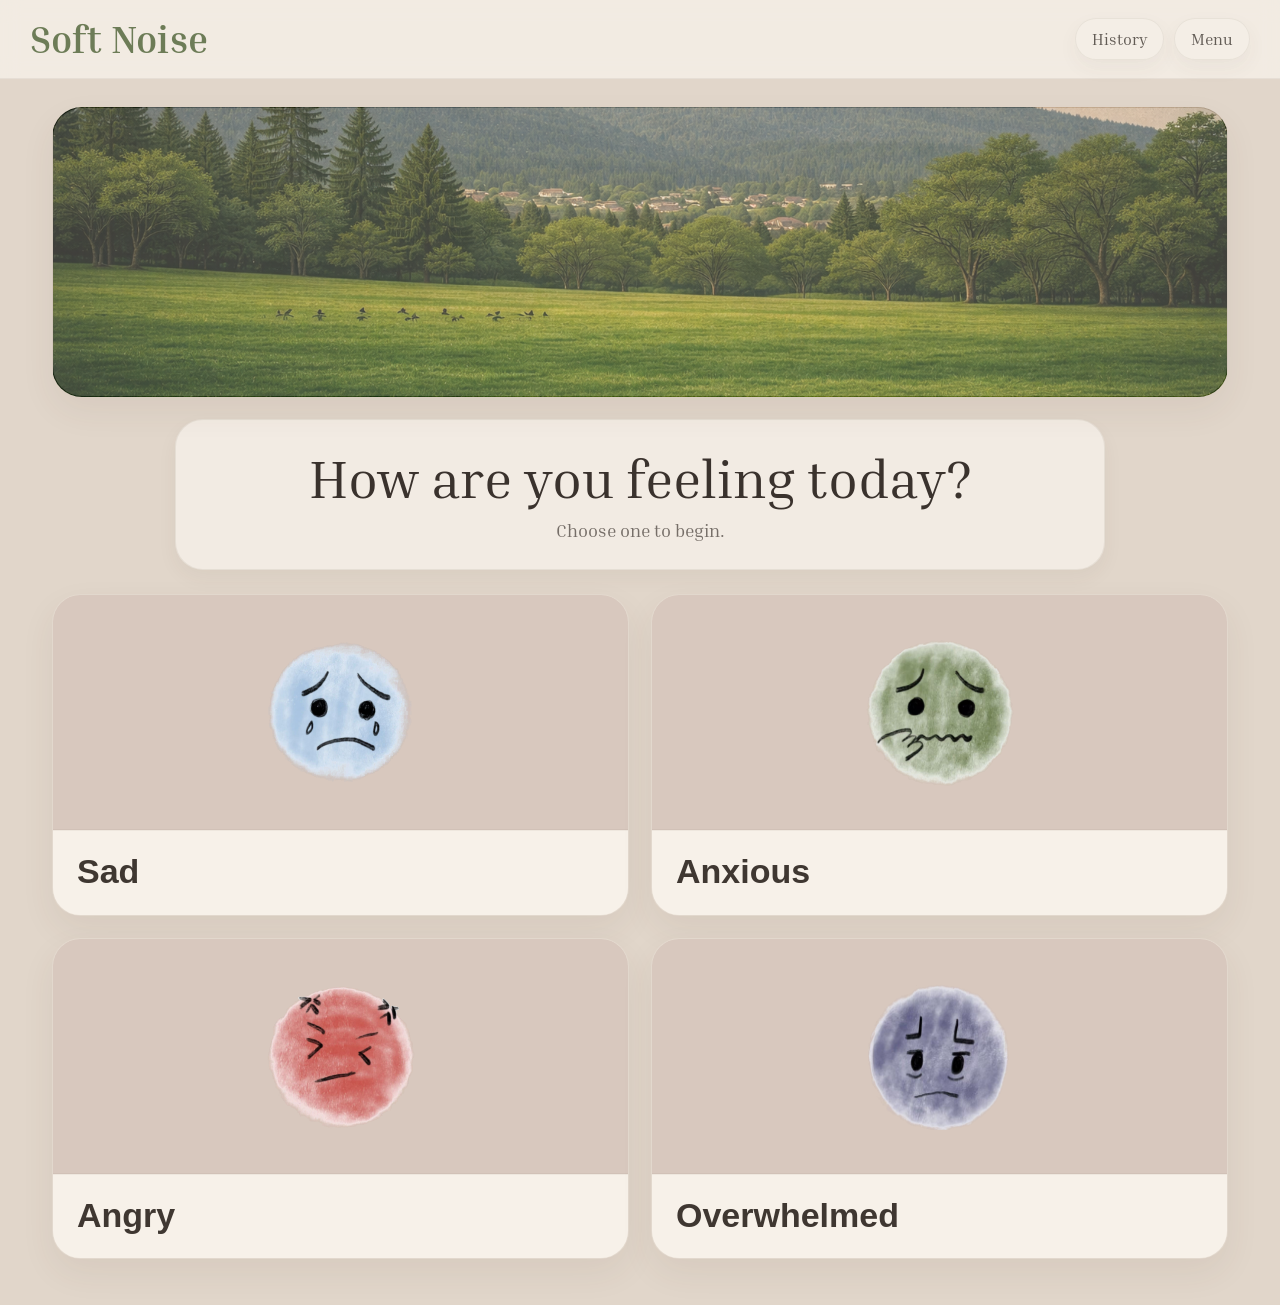
<file: index.html>
<!doctype html>
<html lang="en">
<head>
  <meta charset="UTF-8">
  <meta name="viewport" content="width=device-width,initial-scale=1">
  <title>Soft Noise</title>
  <link rel="stylesheet" href="./style.css">
</head>
<body data-page="home" data-theme="neutral">
  <header class="site-header">
    <div class="wrap header-row">
      <div class="brand-left">
        <div class="logo">Soft Noise</div>
      </div>

      <nav class="nav-right">
        <a class="nav-link" href="./history.html">History</a>
        <a class="nav-link" href="https://sites.google.com/view/softnoise/home">Menu</a>
      </nav>
    </div>
  </header>

  <main class="wrap">
    <section class="home-banner" aria-hidden="true"></section>

    <section class="intro-block content-shell">
      <h1 class="hero-title">How are you feeling today?</h1>
      <p class="hero-sub">Choose one to begin.</p>
    </section>

    <section class="catalog">
      <div id="moodGrid" class="grid"></div>
    </section>
  </main>

  <script src="./app.js"></script>
  <script>
    SoftNoise.applyThemeToBody("neutral");
    SoftNoise.renderMoodGrid("moodGrid", function(moodId) {
      location.href = "journal.html?mood=" + encodeURIComponent(moodId);
    });
  </script>
</body>
</html>
</file>
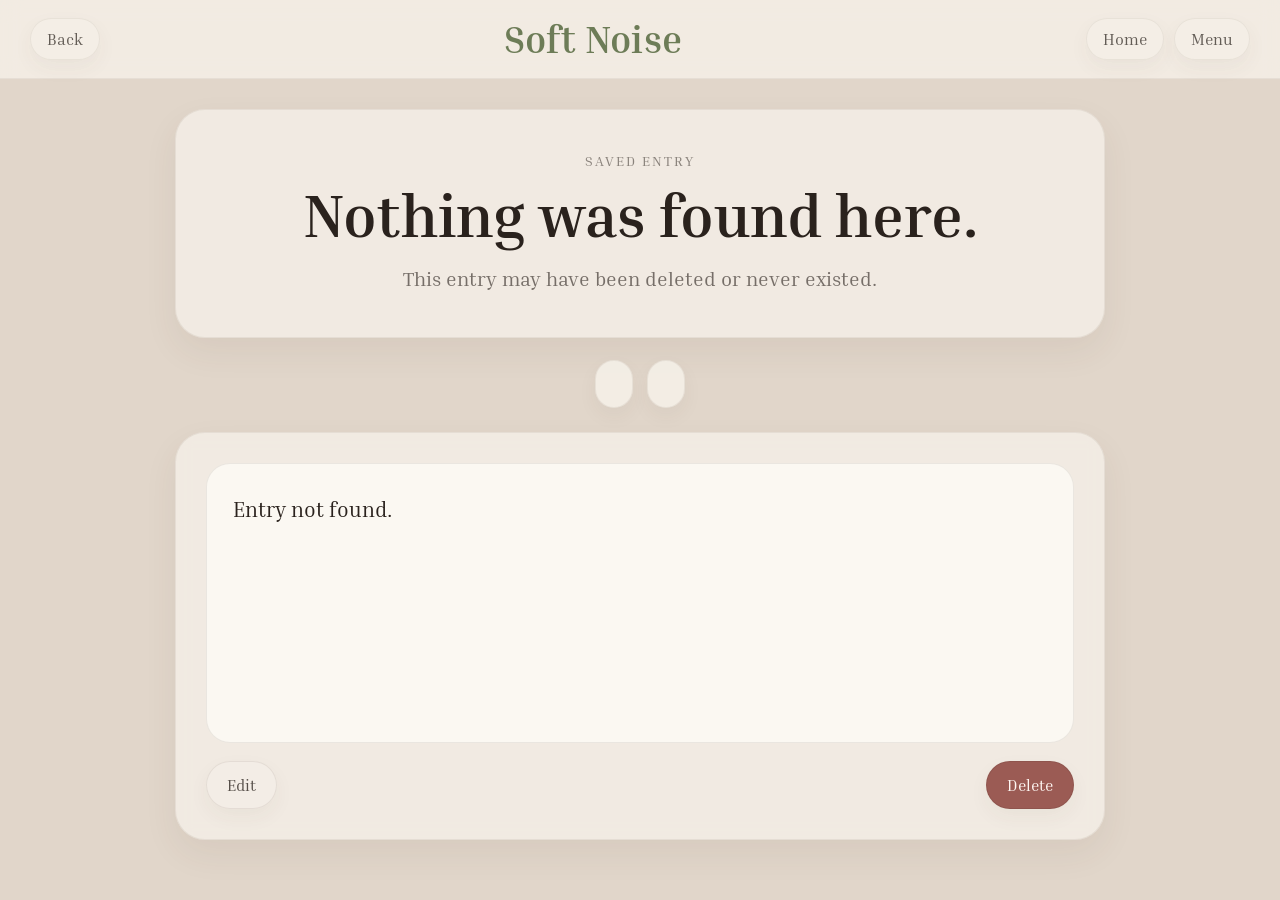
<file: entry.html>
<!doctype html>
<html lang="en">
<head>
  <meta charset="UTF-8">
  <meta name="viewport" content="width=device-width,initial-scale=1">
  <title>Soft Noise - Entry</title>
  <link rel="stylesheet" href="./style.css">
</head>
<body data-page="entry" data-theme="neutral">
  <header class="site-header">
    <div class="wrap header-row">
      <nav class="nav-left">
        <a class="nav-link" href="./history.html">Back</a>
      </nav>

      <div class="brand-center">
        <div class="logo">Soft Noise</div>
      </div>

      <nav class="nav-right">
        <a class="nav-link" href="./index.html">Home</a>
        <a class="nav-link" href="https://sites.google.com/view/softnoise/home">Menu</a>
      </nav>
    </div>
  </header>

  <main class="wrap">
    <section class="page-hero">
      <div class="hero-frame">
        <p class="page-kicker">Saved entry</p>
        <h1 class="page-title" id="entryTitle">A quiet record.</h1>
        <p class="page-copy" id="entryCopy">What you wrote still has a place here.</p>
      </div>
    </section>

    <section class="page-meta content-shell">
      <div id="entryMoodChip" class="mood-chip"></div>
      <div class="date-line" id="entryDate"></div>
    </section>

    <section class="card paper entry-card">
      <div class="entry-body" id="entryText"></div>
      <div class="actions split">
        <button class="btn ghost" id="editBtn" type="button">Edit</button>
        <button class="btn danger" id="deleteBtn" type="button">Delete</button>
      </div>
    </section>
  </main>

  <script src="./app.js"></script>
  <script>
    const id = SoftNoise.getQuery("id");
    const entry = SoftNoise.getEntryById(id);

    const entryTitle = document.getElementById("entryTitle");
    const entryCopy = document.getElementById("entryCopy");

    if (!entry) {
      SoftNoise.applyThemeToBody("neutral");
      document.getElementById("entryText").textContent = "Entry not found.";
      document.getElementById("entryDate").textContent = "";
      document.getElementById("entryMoodChip").innerHTML = "";
      document.getElementById("editBtn").disabled = true;
      document.getElementById("deleteBtn").disabled = true;
      entryTitle.textContent = "Nothing was found here.";
      entryCopy.textContent = "This entry may have been deleted or never existed.";
    } else {
      const COPY = {
        sad: {
          title: "A quiet record of sadness.",
          copy: "You gave this feeling a place to rest."
        },
        anxious: {
          title: "A quiet record of anxiety.",
          copy: "You paused long enough to write it down."
        },
        angry: {
          title: "A quiet record of anger.",
          copy: "What felt hot or sharp still deserved honesty."
        },
        overwhelmed: {
          title: "A quiet record of overwhelm.",
          copy: "Even crowded feelings can be held in words."
        }
      };

      const moodCopy = COPY[entry.moodId] || {
        title: "A quiet record.",
        copy: "What you wrote still has a place here."
      };

      SoftNoise.applyThemeToBody(entry.moodId);
      SoftNoise.renderMoodChip(document.getElementById("entryMoodChip"), entry.moodId);
      document.getElementById("entryDate").textContent = SoftNoise.formatPrettyDate(entry.dateKey);
      document.getElementById("entryText").innerHTML = SoftNoise.escapeHtml(entry.text).replace(/\n/g, "<br>");
      entryTitle.textContent = moodCopy.title;
      entryCopy.textContent = moodCopy.copy;
    }

    document.getElementById("editBtn").addEventListener("click", function() {
      if (!id) return;
      location.href = "journal.html?edit=" + encodeURIComponent(id);
    });

    document.getElementById("deleteBtn").addEventListener("click", function() {
      if (!id) return;
      SoftNoise.deleteEntry(id);
      location.href = "history.html";
    });
  </script>
</body>
</html>
</file>
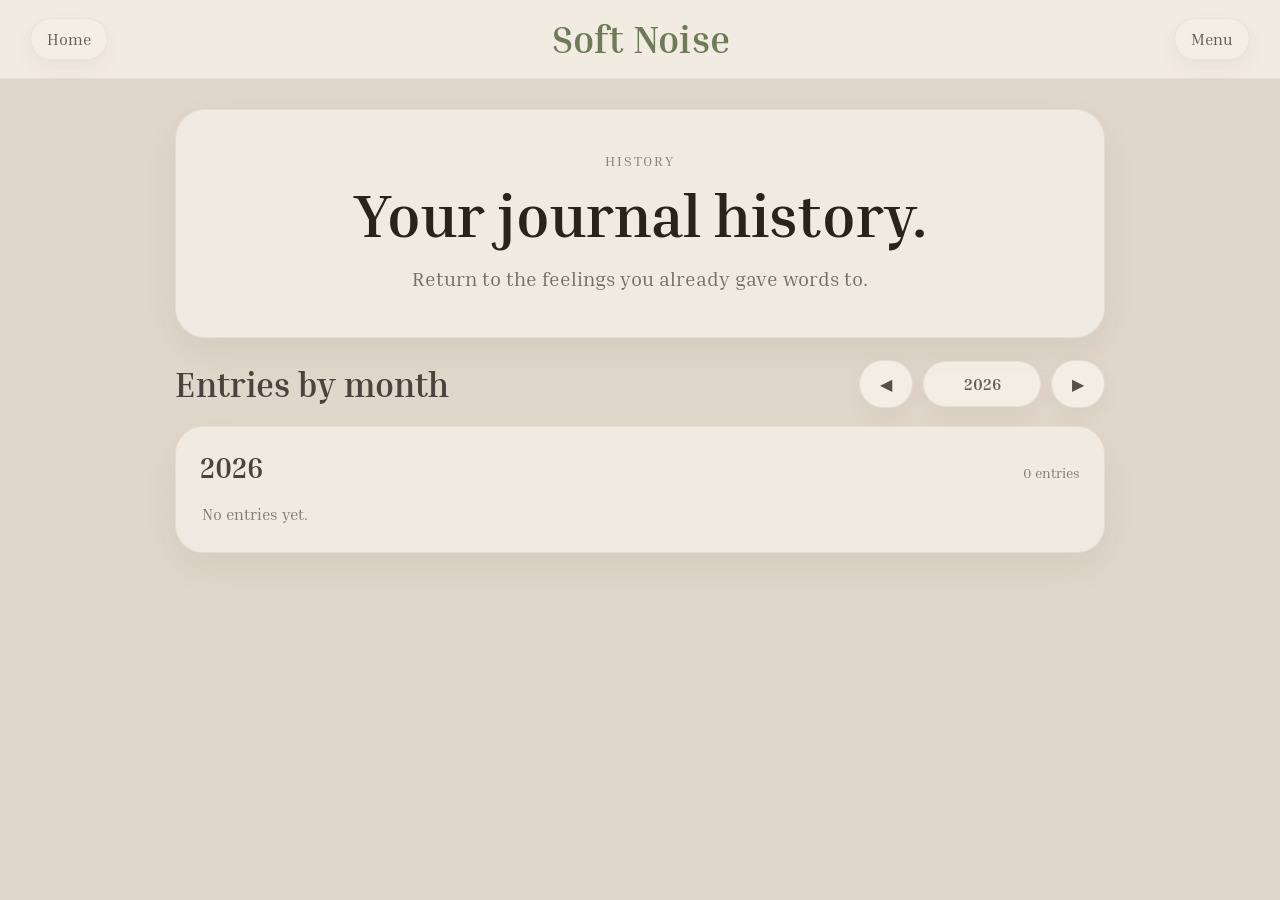
<file: history.html>
<!doctype html>
<html lang="en">
<head>
  <meta charset="UTF-8">
  <meta name="viewport" content="width=device-width,initial-scale=1">
  <title>Soft Noise - History</title>
  <link rel="stylesheet" href="./style.css">
</head>
<body data-page="history" data-theme="neutral">
  <header class="site-header">
    <div class="wrap header-row">
      <nav class="nav-left">
        <a class="nav-link" href="./index.html">Home</a>
      </nav>

      <div class="brand-center">
        <div class="logo">Soft Noise</div>
      </div>

      <nav class="nav-right">
        <a class="nav-link" href="https://sites.google.com/view/softnoise/home">Menu</a>
      </nav>
    </div>
  </header>

  <main class="wrap">
    <section class="page-hero">
      <div class="hero-frame">
        <p class="page-kicker">History</p>
        <h1 class="page-title">Your journal history.</h1>
        <p class="page-copy">Return to the feelings you already gave words to.</p>
      </div>
    </section>

    <section class="history-bar">
      <div class="history-title">Entries by month</div>
      <div class="year-controls">
        <button class="btn ghost" id="prevYear" type="button">◀</button>
        <div class="year-pill" id="yearLabel"></div>
        <button class="btn ghost" id="nextYear" type="button">▶</button>
      </div>
    </section>

    <section class="history-list" id="historyMonths"></section>
  </main>

  <script src="./app.js"></script>
  <script>
    SoftNoise.applyThemeToBody("neutral");

    const yearLabel = document.getElementById("yearLabel");
    const monthsEl = document.getElementById("historyMonths");
    const nowYear = new Date().getFullYear();
    let currentYear = Number(SoftNoise.getQuery("year") || nowYear);

    function render() {
      yearLabel.textContent = String(currentYear);
      SoftNoise.renderHistoryByMonth(monthsEl, currentYear, function(entryId) {
        location.href = "entry.html?id=" + encodeURIComponent(entryId);
      });
    }

    document.getElementById("prevYear").addEventListener("click", function() {
      currentYear -= 1;
      render();
    });

    document.getElementById("nextYear").addEventListener("click", function() {
      currentYear += 1;
      render();
    });

    render();
  </script>
</body>
</html>
</file>
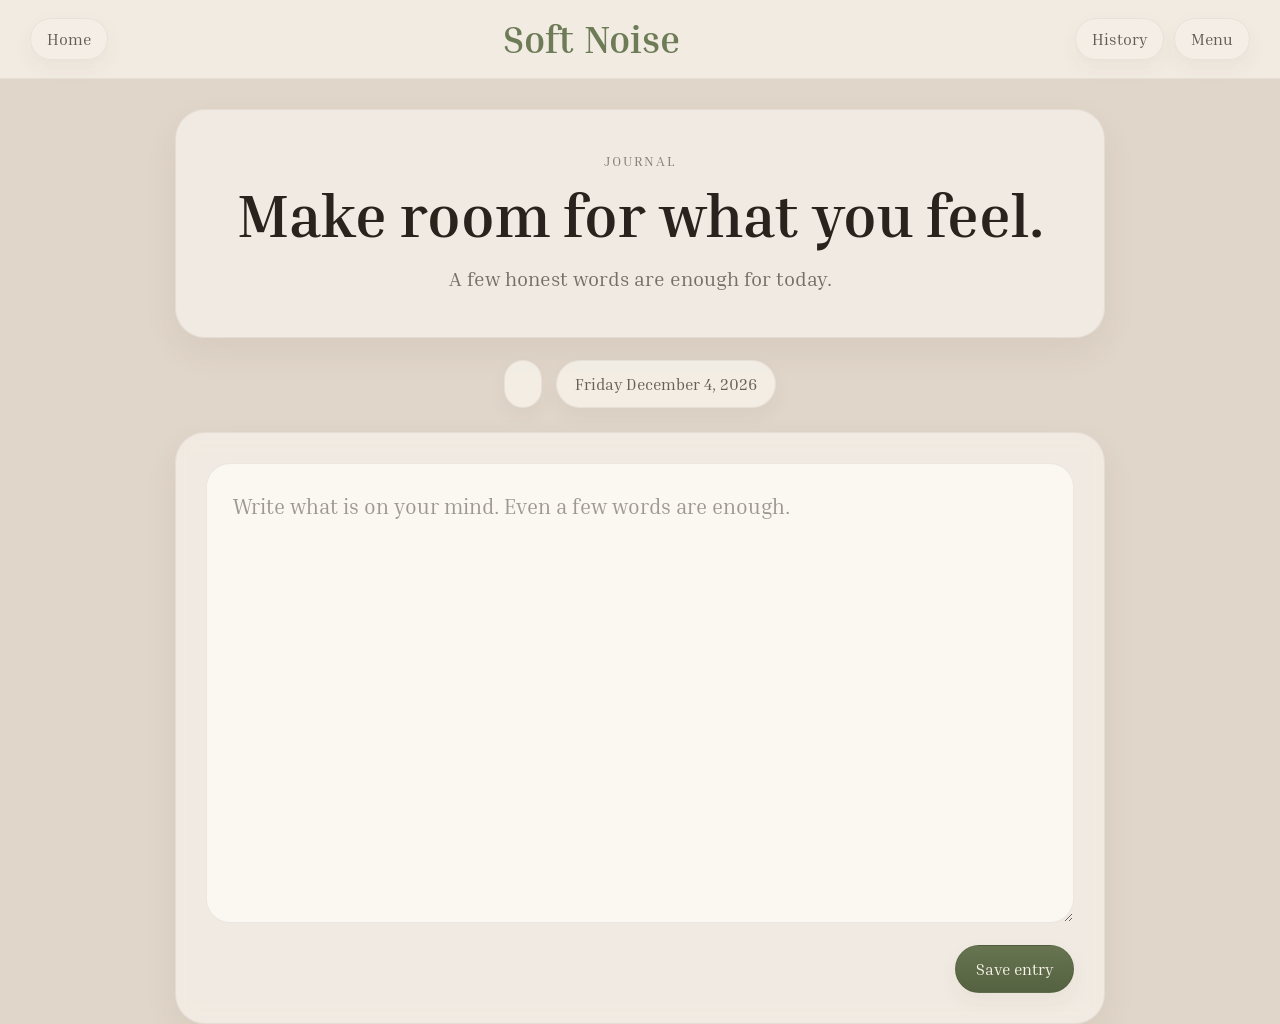
<file: journal.html>
<!doctype html>
<html lang="en">
<head>
  <meta charset="UTF-8">
  <meta name="viewport" content="width=device-width,initial-scale=1">
  <title>Soft Noise - Journal</title>
  <link rel="stylesheet" href="./style.css">
</head>
<body data-page="journal" data-theme="neutral">
  <header class="site-header">
    <div class="wrap header-row">
      <nav class="nav-left">
        <a class="nav-link" href="./index.html">Home</a>
      </nav>

      <div class="brand-center">
        <div class="logo">Soft Noise</div>
      </div>

      <nav class="nav-right">
        <a class="nav-link" href="./history.html">History</a>
        <a class="nav-link" href="https://sites.google.com/view/softnoise/home">Menu</a>
      </nav>
    </div>
  </header>

  <main class="wrap">
    <section class="page-hero">
      <div class="hero-frame">
        <p class="page-kicker">Journal</p>
        <h1 class="page-title" id="pageTitle">Make room for what you feel.</h1>
        <p class="page-copy" id="pageCopy">A few honest words are enough for today.</p>
      </div>
    </section>

    <section class="page-meta content-shell">
      <div id="moodChip" class="mood-chip"></div>
      <div class="date-line" id="dateLine"></div>
    </section>

    <section class="card paper writing-card">
      <textarea id="entryInput" class="textarea" placeholder="Write what is on your mind. Even a few words are enough."></textarea>
      <div class="actions">
        <div class="status" id="status"></div>
        <button class="btn primary" id="saveBtn" type="button">Save entry</button>
      </div>
    </section>
  </main>

  <script src="./app.js"></script>
  <script>
    const moodId = SoftNoise.getQuery("mood");
    const editId = SoftNoise.getQuery("edit");

    const pageTitle = document.getElementById("pageTitle");
    const pageCopy = document.getElementById("pageCopy");
    const dateLine = document.getElementById("dateLine");
    const moodChip = document.getElementById("moodChip");
    const entryInput = document.getElementById("entryInput");
    const statusEl = document.getElementById("status");

    const COPY = {
      sad: {
        title: "Give sadness a little space.",
        copy: "You do not need to explain everything clearly. A few honest words are enough."
      },
      anxious: {
        title: "Let your thoughts slow down here.",
        copy: "Write down what feels tangled, heavy, or hard to quiet."
      },
      angry: {
        title: "Put the feeling into words.",
        copy: "You do not need to make it sound softer than it is."
      },
      overwhelmed: {
        title: "Set down what feels like too much.",
        copy: "You can write one thing at a time. It does not have to come out neatly."
      },
      neutral: {
        title: "Make room for what you feel.",
        copy: "A few honest words are enough for today."
      }
    };

    let currentMoodId = moodId || "neutral";

    if (editId) {
      const entry = SoftNoise.getEntryById(editId);
      if (entry) {
        currentMoodId = entry.moodId;
        dateLine.textContent = SoftNoise.formatPrettyDate(entry.dateKey);
        entryInput.value = entry.text;
      } else {
        dateLine.textContent = SoftNoise.formatPrettyDate(SoftNoise.getLocalDateKey());
      }
    } else {
      dateLine.textContent = SoftNoise.formatPrettyDate(SoftNoise.getLocalDateKey());
    }

    const moodCopy = COPY[currentMoodId] || COPY.neutral;
    pageTitle.textContent = moodCopy.title;
    pageCopy.textContent = moodCopy.copy;

    SoftNoise.applyThemeToBody(currentMoodId);
    SoftNoise.renderMoodChip(moodChip, currentMoodId);

    document.getElementById("saveBtn").addEventListener("click", function() {
      const text = entryInput.value.trim();

      if (!text) {
        statusEl.textContent = "Please write a few words first.";
        return;
      }

      try {
        if (editId) {
          SoftNoise.updateEntry(editId, text);
        } else {
          SoftNoise.addEntry({ moodId: currentMoodId, text });
        }
        location.href = "./history.html";
      } catch (e) {
        statusEl.textContent = "Could not save just now.";
      }
    });
  </script>
</body>
</html>
</file>
<file: style.css>
@import url("https://fonts.googleapis.com/css2?family=Inria+Serif:wght@300;400;700&display=swap");

:root{
  --ink:#2a221d;
  --muted:rgba(42,34,29,.62);
  --paper:#E1D6CA;
  --paper-2:#EEE5DA;
  --paper-3:#F7F1E9;
  --line:rgba(88,70,58,.10);

  --olive:#A8B88A;
  --olive-deep:#6D7C57;
  --olive-dark:#556241;

  --btn:#556241;
  --btn2:#667450;
  --danger:#9B5B54;

  --shadow:0 14px 34px rgba(78,61,49,.07);
  --shadow-soft:0 8px 20px rgba(78,61,49,.05);

  --bg1:#E1D6CA;
  --bg2:#E1D6CA;
  --glow:rgba(255,255,255,0);
}

*{box-sizing:border-box}
html,body{height:100%}

body{
  margin:0;
  font-family:"Inria Serif", serif;
  color:var(--ink);
  background:#E1D6CA;
}

.wrap{
  max-width:1220px;
  margin:0 auto;
  padding:0 22px;
}

.content-shell{
  max-width:930px;
  margin:0 auto;
}

.site-header{
  position:sticky;
  top:0;
  z-index:20;
  background:rgba(247,241,233,.78);
  backdrop-filter:blur(10px);
  border-bottom:1px solid rgba(88,70,58,.08);
}

.header-row{
  display:flex;
  align-items:center;
  justify-content:space-between;
  gap:16px;
  padding:18px 0;
}

.brand-left,
.brand-center{
  display:flex;
  align-items:center;
}

.logo{
  font-size:38px;
  font-weight:700;
  line-height:1;
  letter-spacing:.2px;
  color:var(--olive-deep);
}

.nav-left,
.nav-right{
  display:flex;
  align-items:center;
  gap:10px;
}

.nav-link{
  display:inline-flex;
  align-items:center;
  justify-content:center;
  min-height:42px;
  padding:10px 16px;
  border-radius:999px;
  text-decoration:none;
  color:rgba(42,34,29,.72);
  background:rgba(244,238,230,.94);
  border:1px solid rgba(88,70,58,.08);
  box-shadow:var(--shadow-soft);
}

.home-banner{
  position:relative;
  overflow:hidden;
  margin:28px 0 22px;
  height:290px;
  border-radius:30px;
  border:1px solid rgba(88,70,58,.10);
  box-shadow:var(--shadow);
  background-image:url("./assets/home-banner.png");
  background-size:cover;
  background-position:center;
  background-repeat:no-repeat;
}

.home-banner::after{
  content:"";
  position:absolute;
  inset:0;
  background:rgba(236,227,216,.24);
}

.intro-block{
  margin:0 auto 24px;
  padding:28px 34px;
  border-radius:28px;
  border:1px solid rgba(88,70,58,.08);
  background:rgba(244,238,230,.88);
  box-shadow:var(--shadow-soft);
  text-align:center;
}

.hero-title{
  margin:0;
  font-size:54px;
  font-weight:400;
  line-height:1.1;
  color:rgba(42,34,29,.92);
}

.hero-sub{
  margin:12px 0 0;
  font-size:18px;
  color:var(--muted);
}

.catalog{
  padding:0 0 46px;
}

.grid{
  display:grid;
  grid-template-columns:repeat(2, minmax(0,1fr));
  gap:22px;
}

.tile{
  overflow:hidden;
  padding:0;
  text-align:left;
  cursor:pointer;
  border-radius:28px;
  border:1px solid rgba(88,70,58,.08);
  background:var(--paper-2);
  box-shadow:var(--shadow);
  transition:transform .18s ease;
}

.tile:hover{
  transform:translateY(-2px);
}

.tile-top{
  height:235px;
  display:flex;
  align-items:center;
  justify-content:center;
  padding:18px;
  box-shadow: inset 0 -1px 0 rgba(88,70,58,.05);
}

/* 首页四个情绪卡片：C 版 */
.tile[data-mood="sad"] .tile-top{
  background:#D8C8BE;
}

.tile[data-mood="anxious"] .tile-top{
  background:#D8C8BE;
}

.tile[data-mood="angry"] .tile-top{
  background:#D8C8BE;
}

.tile[data-mood="overwhelmed"] .tile-top{
  background:#D8C8BE;
}

.tile-img{
  width:148px;
  height:148px;
  object-fit:contain;
  display:block;
}

.tile-body{
  padding:22px 24px 24px;
  border-top:1px solid rgba(88,70,58,.06);
  background:var(--paper-3);
}

.tile-title{
  margin:0;
  font-size:34px;
  font-weight:700;
  line-height:1.1;
  color:rgba(42,34,29,.90);
}

.tile-tag{
  display:none;
}

/* shared */
.page-hero{
  max-width:930px;
  margin:30px auto 22px;
  padding:42px 36px;
  border-radius:30px;
  border:1px solid rgba(88,70,58,.08);
  background:rgba(244,238,230,.86);
  box-shadow:var(--shadow);
  text-align:center;
}

.page-kicker{
  margin:0 0 14px;
  font-size:14px;
  letter-spacing:.14em;
  text-transform:uppercase;
  color:rgba(42,34,29,.52);
}

.page-title{
  margin:0;
  font-size:60px;
  line-height:1.04;
  font-weight:700;
}

.page-copy{
  max-width:700px;
  margin:16px auto 0;
  font-size:20px;
  line-height:1.7;
  color:var(--muted);
}

.page-meta{
  display:flex;
  flex-wrap:wrap;
  align-items:center;
  justify-content:center;
  gap:14px;
  margin:0 auto 24px;
}

.mood-chip,
.date-line{
  display:inline-flex;
  align-items:center;
  justify-content:center;
  min-height:48px;
  padding:10px 18px;
  border-radius:999px;
  background:rgba(244,238,230,.94);
  border:1px solid rgba(88,70,58,.08);
  box-shadow:var(--shadow-soft);
}

.mood-chip{
  gap:10px;
}

.mood-chip img{
  width:42px;
  height:42px;
  object-fit:contain;
  display:block;
}

.mood-chip .name{
  font-size:18px;
  font-weight:700;
  color:rgba(42,34,29,.82);
}

.date-line{
  color:rgba(42,34,29,.70);
  font-size:16px;
}

.card{
  border-radius:30px;
  border:1px solid rgba(88,70,58,.08);
  background:rgba(244,238,230,.86);
  box-shadow:var(--shadow);
  padding:30px;
}

.paper{
  backdrop-filter:blur(8px);
}

.writing-card,
.entry-card{
  max-width:930px;
  margin:0 auto 56px;
}

.textarea{
  width:100%;
  min-height:460px;
  resize:vertical;
  border-radius:24px;
  border:1px solid rgba(88,70,58,.10);
  background:rgba(251,248,243,.97);
  color:var(--ink);
  padding:24px 26px;
  font-family:"Inria Serif", serif;
  font-size:21px;
  line-height:1.8;
  outline:none;
}

.textarea::placeholder{
  color:rgba(42,34,29,.45);
}

.actions{
  display:flex;
  align-items:center;
  justify-content:flex-end;
  gap:12px;
  margin-top:18px;
}

.actions.split{
  justify-content:space-between;
}

.status{
  margin-right:auto;
  color:rgba(42,34,29,.56);
  font-size:15px;
}

.btn{
  display:inline-flex;
  align-items:center;
  justify-content:center;
  min-height:48px;
  padding:12px 20px;
  border-radius:999px;
  border:1px solid rgba(88,70,58,.10);
  background:rgba(244,238,230,.96);
  color:rgba(42,34,29,.78);
  font-family:"Inria Serif", serif;
  font-size:16px;
  cursor:pointer;
  box-shadow:var(--shadow-soft);
}

.btn.primary{
  color:#F8F4EA;
  border-color:rgba(0,0,0,.06);
  background:linear-gradient(180deg, var(--btn2) 0%, var(--btn) 100%);
}

.btn.ghost{
  background:rgba(244,238,230,.96);
}

.btn.danger{
  color:#FFF8F4;
  background:var(--danger);
  border-color:rgba(0,0,0,.08);
}

/* history */
.history-bar{
  display:flex;
  align-items:center;
  justify-content:space-between;
  gap:16px;
  max-width:930px;
  margin:0 auto 18px;
}

.history-title{
  font-size:34px;
  font-weight:700;
  color:rgba(42,34,29,.82);
}

.year-controls{
  display:flex;
  align-items:center;
  gap:10px;
}

.year-pill{
  min-width:118px;
  text-align:center;
  padding:12px 18px;
  border-radius:999px;
  background:rgba(244,238,230,.94);
  border:1px solid rgba(88,70,58,.08);
  box-shadow:var(--shadow-soft);
  font-weight:700;
  color:rgba(42,34,29,.72);
}

.history-list{
  max-width:930px;
  margin:0 auto 60px;
  display:flex;
  flex-direction:column;
  gap:18px;
}

.month-block{
  border-radius:28px;
  border:1px solid rgba(88,70,58,.08);
  background:rgba(244,238,230,.86);
  box-shadow:var(--shadow);
  padding:24px;
}

.month-head{
  display:flex;
  align-items:baseline;
  justify-content:space-between;
  gap:12px;
  margin-bottom:16px;
}

.month-name{
  font-size:28px;
  font-weight:700;
  color:rgba(42,34,29,.84);
}

.month-count{
  font-size:14px;
  color:rgba(42,34,29,.56);
}

.entries{
  display:grid;
  grid-template-columns:repeat(auto-fill, minmax(92px, 1fr));
  gap:14px;
}

.entry-btn{
  display:flex;
  flex-direction:column;
  align-items:center;
  gap:8px;
  padding:14px 10px;
  border-radius:20px;
  border:1px solid rgba(88,70,58,.08);
  background:rgba(251,248,243,.97);
  box-shadow:var(--shadow-soft);
  cursor:pointer;
}

.entry-btn img{
  width:54px;
  height:54px;
  object-fit:contain;
  display:block;
}

.entry-day{
  font-size:13px;
  color:rgba(42,34,29,.56);
}

.empty-state{
  color:rgba(42,34,29,.56);
  font-size:16px;
  padding:4px 2px;
}

.entry-body{
  min-height:280px;
  border-radius:24px;
  border:1px solid rgba(88,70,58,.10);
  background:rgba(251,248,243,.97);
  padding:26px;
  font-size:21px;
  line-height:1.95;
}

@media (max-width: 980px){
  .page-title{
    font-size:48px;
  }

  .hero-title{
    font-size:44px;
  }

  .tile-title{
    font-size:28px;
  }
}

@media (max-width: 760px){
  .header-row,
  .history-bar{
    flex-direction:column;
    align-items:flex-start;
  }

  .home-banner{
    height:230px;
  }

  .grid{
    grid-template-columns:1fr;
  }

  .tile-top{
    height:210px;
  }

  .tile-title{
    font-size:26px;
  }

  .page-title{
    font-size:38px;
  }

  .hero-title{
    font-size:34px;
  }

  .hero-sub,
  .page-copy{
    font-size:18px;
  }

  .textarea,
  .entry-body{
    font-size:18px;
    padding:20px;
  }

  .actions{
    flex-wrap:wrap;
  }

  .actions.split{
    justify-content:flex-start;
  }
}
</file>
